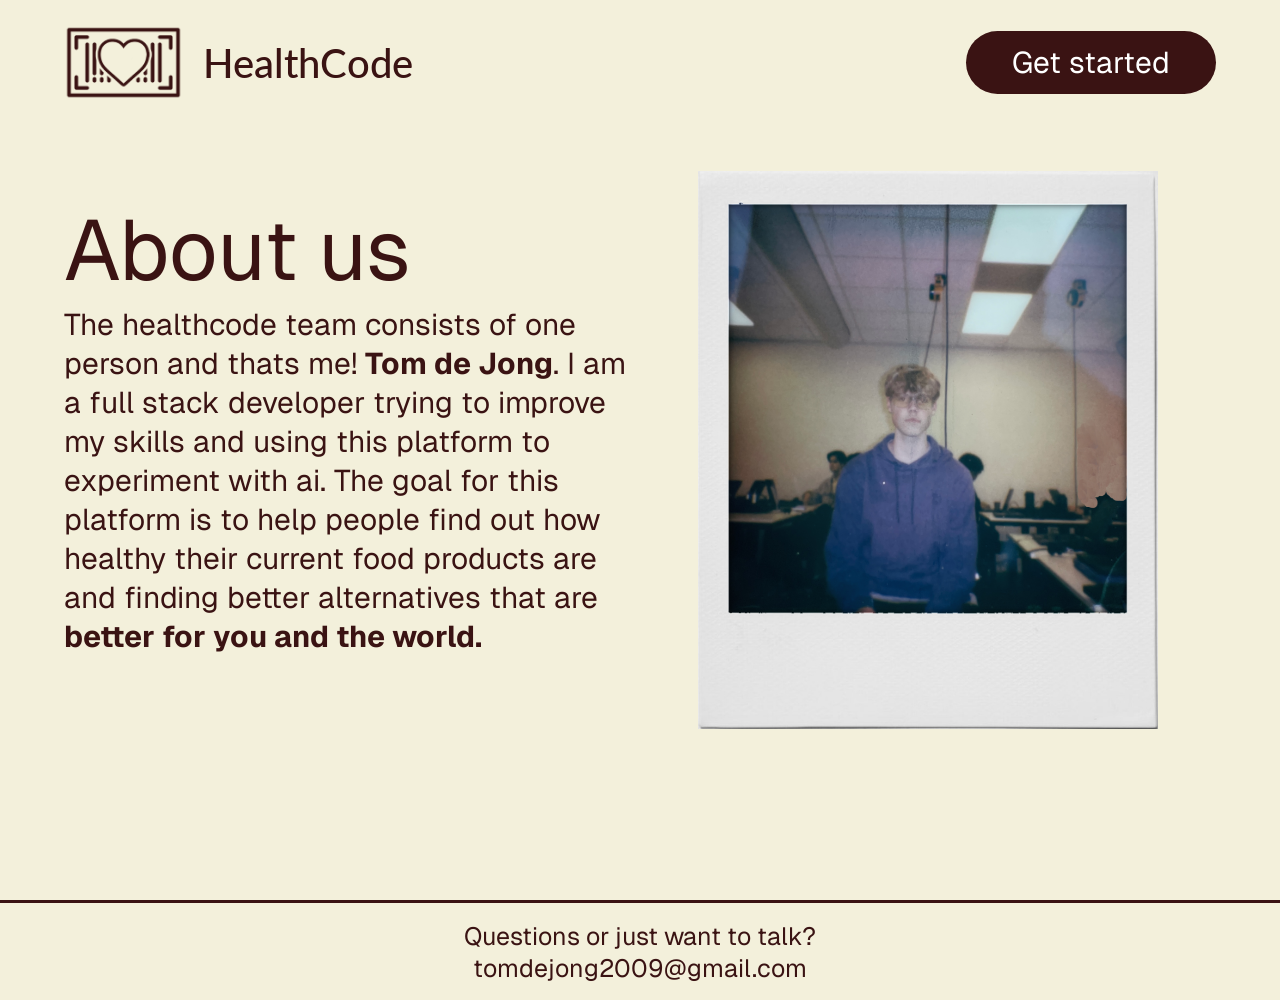
<file: about.html>
<!DOCTYPE html>
<html lang="en">

<head>
    <meta charset="UTF-8">
    <meta name="viewport" content="width=device-width, initial-scale=1.0">
    <title>Healthcode - about</title>

    <link rel="preconnect" href="https://fonts.googleapis.com">
    <link rel="preconnect" href="https://fonts.gstatic.com" crossorigin>
    <link href="https://fonts.googleapis.com/css2?family=Geist:wght@100..900&display=swap" rel="stylesheet">
    <link rel="preconnect" href="https://fonts.googleapis.com">
    <link rel="preconnect" href="https://fonts.gstatic.com" crossorigin>
    <link
        href="https://fonts.googleapis.com/css2?family=Lato:ital,wght@0,100;0,300;0,400;0,700;0,900;1,100;1,300;1,400;1,700;1,900&display=swap"
        rel="stylesheet">

    <link rel="stylesheet" href="style.css">
</head>

<body>

    <nav class="navBar">
        <a href="index.html">
            <img class="navLogo" src="img/HealthCodeLogoBrownCropped.png" alt="">
            <p class="navLogoText">HealthCode</p>
        </a>
        <a href="index.html#imageSection"><button class="navButton navbut3">Get started</button></a>
        
    </nav>

    <section class="heroSection">
        <div class="center">
            <div class="heroSplitDiv">
                <h1 class="heroHeader">About us</h1>
                <p class="listText2" id="biggertext">The healthcode team consists of one person and thats me! <span
                        class="bold">Tom de Jong</span>. I am a full stack developer trying to improve my skills and
                    using this platform to experiment with ai. The goal for this platform is to help people find out how
                    healthy their current food products are and finding better alternatives that are <span
                        class="bold">better for you and the world.</span></p>
            </div>

            <div class="heroSplitDiv aboutsplit">
                <img class="tomIMG" src="img/tom.png" alt="">
            </div>
        </div>
    </section>

    <footer class="footer">
        <p class="listText2">Questions or just want to talk? <br>tomdejong2009@gmail.com</p>
    </footer>

</body>

</html>
</file>
<file: style.css>
* {
    margin: 0;
    padding: 0;
    box-sizing: border-box;
}

a {
    color: white;
    text-decoration: none;
    display: contents;
    text-decoration: none;
    /* Keeps the text from turning blue/underlined */
    color: inherit;
}

a:hover {
    cursor: pointer;
}

button:hover {
    cursor: pointer;
}

html {
    scroll-behavior: smooth;
}

body {
    background-color: #F3F0DB;
    font-family: "Geist", sans-serif;
}

.navBar {
    height: 125px;
    display: flex;
    align-items: center;
}

.navLogo {
    height: 60%;
    margin-left: 5%;
}

.navLogoText {
    font-family: "Lato", sans-serif;
    color: #3A1313;
    font-size: 40px;
    margin-left: 20px;
    font-weight: 500;
}

.navButton {
    height: 50%;
    width: 250px;
    background-color: #3A1313;
    border-radius: 100px;
    color: white;
    border: none;
    font-size: 30px;
    font-weight: 400;
    font-family: "Geist", sans-serif;
    margin-left: auto;
    margin-right: 5%;
    margin-left: 20px;
}

.navbut2 {
    margin-right: 0px;
    margin-left: auto;
}

.navbut3 {
    margin-right: 5%;
    margin-left: auto;
}

.heroSection {
    min-height: calc(100vh - 125px);
    display: flex;
    justify-content: center;
}

.center {
    width: 90%;
    display: flex;
    align-items: center;
}

.bubbledText {
    display: inline-block;
    border: 2px solid #3A1313;
    border-radius: 100px;
    padding: 5px;
    padding-left: 15px;
    padding-right: 15px;
    color: #3A1313;
    font-size: 20px;
}

.heroHeader {
    font-size: 85px;
    font-weight: normal;
    color: #3A1313;
}

.bold {
    font-weight: bold;
}

.heroCTA {
    font-size: 32px;
    color: #3A1313;

}

.heroSplitDiv {
    width: 50%;
    margin-bottom: 125px;
}

#apple {
    display: flex;
    justify-content: flex-end;
}

@keyframes itemAnim1 {
    0% {
        transform: translate(0px, 0px);
    }

    100% {
        transform: translate(-60px, 160px);
    }
}

@keyframes itemAnim2 {
    0% {
        transform: translate(0px, 0px);
    }

    100% {
        transform: translate(-130px, 80px);
    }
}

@keyframes itemAnim3 {
    0% {
        transform: translate(0px, 0px);
    }

    100% {
        transform: translate(-145px, -30px);
    }
}

@keyframes itemAnim4 {
    0% {
        transform: translate(0px, 0px);
    }

    100% {
        transform: translate(-105px, -160px);
    }
}

@keyframes itemAnim5 {
    0% {
        transform: translate(0px, 0px);
    }

    100% {
        transform: translate(-0px, -190px);
    }
}

@keyframes itemAnim6 {
    0% {
        transform: translate(0px, 0px);
    }

    100% {
        transform: translate(120px, -180px);
    }
}

@keyframes itemAnim7 {
    0% {
        transform: translate(0px, 0px);
    }

    100% {
        transform: translate(190px, -140px);
    }
}


#anim1 {
    animation-name: itemAnim1;
}

#anim2 {
    animation-name: itemAnim2;
}

#anim3 {
    animation-name: itemAnim3;
}

#anim4 {
    animation-name: itemAnim4;
}

#anim5 {
    animation-name: itemAnim5;
}

#anim6 {
    animation-name: itemAnim6;
}

#anim7 {
    animation-name: itemAnim7;
}


.anim {
    animation-duration: 3s;
    animation-timing-function: cubic-bezier(0.19, 1, 0.22, 1);
    animation-fill-mode: forwards;
    z-index: 1;
}

.polygon {
    width: 35px;
    height: 35px;
    position: absolute;
    top: 45%;
    right: 28%;
}

.star {
    width: 35px;
    height: 35px;
    position: absolute;
    top: 45%;
    right: 28%;
}

.heroImage {
    width: 80%;
    z-index: 2;
}

.imageSection {
    height: 100vh;
    display: flex;
    justify-content: center;

}

.barcodeIMGHolder {
    width: 80%;
    aspect-ratio: 1 / 1;
    height: auto;
    border: #3A1313 3px solid;
    border-radius: 40px;
}

.barcodeIMG {
    height: 100%;
    width: 100%;
    border: none;
    outline: none;
    border-radius: 40px;
}

.imageHeader {
    font-weight: normal;
    font-size: 70px;
    color: #3A1313;
    margin-bottom: 50px;
}

.input {
    width: 80%;
    height: 70px;
    border-radius: 1000px;
    border: 3px solid #3A1313;
    background-color: #ffffff00;
    margin-bottom: 25px;
    font-size: 25px;
    text-align: left;
    display: flex;
    justify-content: center;
    align-items: center;
    text-align: center;
    color: #3A1313;
    font-weight: 500;
    position: relative;
    overflow: hidden;
}

.fileInputText {
    font-size: 25px;
    font-weight: 500;
}

.fileInput {
    position: absolute;
    top: 0;
    left: 0;
    width: 100%;
    height: 100%;

    opacity: 0;
    cursor: pointer;
    z-index: 10;
}

.input:focus {
    outline: none;
}

.startButton {
    width: 80%;
    height: 70px;
    border-radius: 1000px;
    background-color: #3A1313;
    color: white;
    outline: none;
    border: none;
    font-size: 25px;
}

.summarySection {
    display: none;
    justify-content: center;
    animation: fadeIn 0.4s ease-out forwards;
}


@keyframes fadeInUp {
    0% {
        opacity: 0;
        transform: translateY(20px);
    }

    100% {
        opacity: 1;
        transform: translateY(0);
    }
}

@keyframes fadeIn {
    0% {
        opacity: 0;
    }

    100% {
        opacity: 1;
    }
}


#itemName {
    opacity: 0;
    animation: fadeInUp 0.6s cubic-bezier(0.2, 0.8, 0.2, 1) 0.1s forwards;
}

#ingredientList {
    opacity: 0;
    animation: fadeInUp 0.6s cubic-bezier(0.2, 0.8, 0.2, 1) 0.2s forwards;
}

#AISummary {
    opacity: 0;
    animation: fadeInUp 0.6s cubic-bezier(0.2, 0.8, 0.2, 1) 0.3s forwards;
}

#circleProgress {
    opacity: 0;
    animation: fadeInUp 0.6s cubic-bezier(0.2, 0.8, 0.2, 1) 0.4s forwards;
}

.ingredient-animate {
    opacity: 0;
    animation: fadeInUp 0.6s cubic-bezier(0.2, 0.8, 0.2, 1) forwards;
}

.summaryContent {
    width: 90%;
    margin-bottom: 15px;
}

.itemsummary {
    width: 100%;
    border: #3A1313 3px solid;
    border-radius: 25px;
    margin-bottom: 40px;
}

.margin {
    margin: 40px;
    display: flex;
}

.listText {
    color: #3A1313;
    font-size: 25px;
    width: 70%;
}

.listText2 {
    color: #3A1313;
    font-size: 25px;
}


.summarySplitDiv {
    width: 50%;
}

.summarySplitDiv2 {
    width: 50%;
    display: flex;
    justify-content: flex-end;
}

circle-progress::part(base) {
    width: 300px;
    height: auto;
}

circle-progress::part(value) {
    stroke-width: 6px;
    stroke: #3A1313;
}

circle-progress::part(circle) {
    stroke-width: 6px;
    stroke: #3a13132c;
}

circle-progress::part(text) {
    fill: #3A1313
}

.Ingredients {
    margin-top: 15px;
    height: 80px;
    width: 100%;
    border: #3A1313 3px solid;
    border-radius: 1000px;
    display: flex;
    align-items: center;
}


@media only screen and (max-width: 1150px) {

    .heroHeader {
        font-size: 50px;
    }

}

@media only screen and (max-width: 1150px) {

    .heroSection {
        min-height: 0px;
    }

    .center {
        flex-direction: column;
        margin-top: 130px;
    }

    .heroSplitDiv {
        width: 90%;
        margin-bottom: 0px;
    }

    .heroImage {
        width: auto;
        height: 100%;
    }

    #apple {
        display: flex;
        justify-content: center;
        align-items: center;
        height: 500px;
    }

    .polygon {
        width: 35px;
        height: 35px;
        position: absolute;
        top: 70%;
        right: 55%;
    }

    .star {
        width: 35px;
        height: 35px;
        position: absolute;
        top: 70%;
        right: 55%;
    }

    .imageSection {
        height: auto;
    }

    .mobileLessMarginTop {
        margin-top: 50px;
    }

    .heroSplitDivBarcode {
        display: flex;
        flex-direction: column;
        justify-content: center;
        align-items: center;
        text-align: center;
        margin-top: 50px;
    }

    .startButton {
        margin-bottom: 50px;
    }
}

@media only screen and (max-width: 1000px) {
    .navbut1 {
        display: none;
    }

    .navbut2 {
        margin-right: 5%;
        margin-left: auto;
    }


}

@media only screen and (max-width: 958px) {

    .polygon {
        width: 35px;
        height: 35px;
        position: absolute;
        top: 83%;
        right: 55%;
    }

    .star {
        width: 35px;
        height: 35px;
        position: absolute;
        top: 83%;
        right: 55%;
    }

}

@media only screen and (max-width: 700px) {
    .navButton {
        display: none;
    }

    .navBar {
        display: flex;
        flex-direction: column;
    }

    .navLogo {
        margin: 0px;
    }

    .navLogoText {
        margin: 0px;
    }

    .heroSection {
        text-align: center;
    }

    .heroHeader {
        font-size: 30px;
        font-weight: 500;
    }

    .heroCTA {
        font-size: 18px;
        margin-top: 10px;
        margin-bottom: 10px;
    }

    .heroHeader {
        margin-top: 10px;
    }

    .heroImage {
        width: 100%;
        height: auto;
    }

    #apple {
        height: auto;
    }

    .imageHeader {
        font-size: 30px;
    }

    .fileInputText {
        font-size: 15px;
    }

    .margin {
        display: flex;
        flex-direction: column;
        margin: 20px;
    }

    .summarySplitDiv {
        width: 100%;
    }

    #itemName {
        margin-bottom: 20px;
    }

    .listText {
        font-size: 20px;
        width: 100%;
        margin-bottom: 80px;
    }

    .summarySplitDiv2 {
        width: 100%;
        display: flex;
        justify-content: center;
        align-items: center;
    }

    circle-progress::part(base) {
        width: 150px;
        height: auto;
    }

    #AISummary {
        font-size: 20px;
    }

    .listText2 {
        font-size: 20px !important;
    }

    #mobile {
        display: block !important;
        font-size: 20px !important;
    }

    #desktop {
        display: none;
    }

    .barcodeIMGHolder {
        width: 100%;
        aspect-ratio: 1 / 1;
        height: auto;
        align-self: center;
        flex-basis: auto;
        border: #3A1313 3px solid;
        border-radius: 40px;
        overflow: hidden;
    }

    .polygon {
        width: 35px;
        height: 35px;
        position: absolute;
        top: 73%;
        right: 58%;
    }

    .star {
        width: 35px;
        height: 35px;
        position: absolute;
        top: 73%;
        right: 58%;
    }

}

@media only screen and (max-width: 700px) {
    .polygon {
        display: none;
    }

    .star {
        display: none;
    }
}

.footer {
    height: 100px;
    display: flex;
    justify-content: center;
    align-items: center;
    text-align: center;
    font-weight: 400;
    font-size: 10px;
    border-top: #3A1313 3px solid;
}

/* about css is here!! blehh if you read this send me a message: tomdejong2009@gmail.com */




.tomIMG {
    width: 80%;
}

.aboutsplit {
    display: flex;
    align-items: center;
    justify-content: center;
}

#biggertext {
    font-size: 30px;
    margin-bottom: 50px;
}

/* extra animations wow!! this will make the page look so awesome. i bet nobody will even read this */

@keyframes weightanimation {
    0% {
        font-weight: 100;
        letter-spacing: normal;
    }

    100% {
        font-weight: 900;
        letter-spacing: -3px;
    }
}

.weightanim {
    animation: weightanimation;
    animation-timing-function: ease;
    animation-direction: alternate;
    animation-duration: 2s;
    animation-iteration-count: infinite;
}


@keyframes arrowAnim {
    0% {
        transform: translate(0px, 0px);
    }

    100% {
         transform: translate(0px, 10px);
    }
}

.arrowAnim {
    animation: arrowAnim;
    animation-timing-function: cubic-bezier(0.215, 0.610, 0.355, 1);
    animation-direction: alternate;
    animation-duration: 0.4s;
    animation-iteration-count: infinite;
}

.buttondownanim{
    box-shadow: 0px 10px 0px 0px #3A1313;
    transition: 0.4s ease;
}

.buttondownanim:hover{
transform: translate(0px, 5px);
box-shadow: 0px 5px 0px 0px #3A1313;
}

.buttondownanim:active{
transform: translate(0px, 10px);
box-shadow: 0px 0px 0px 0px #3A1313;
}
</file>
